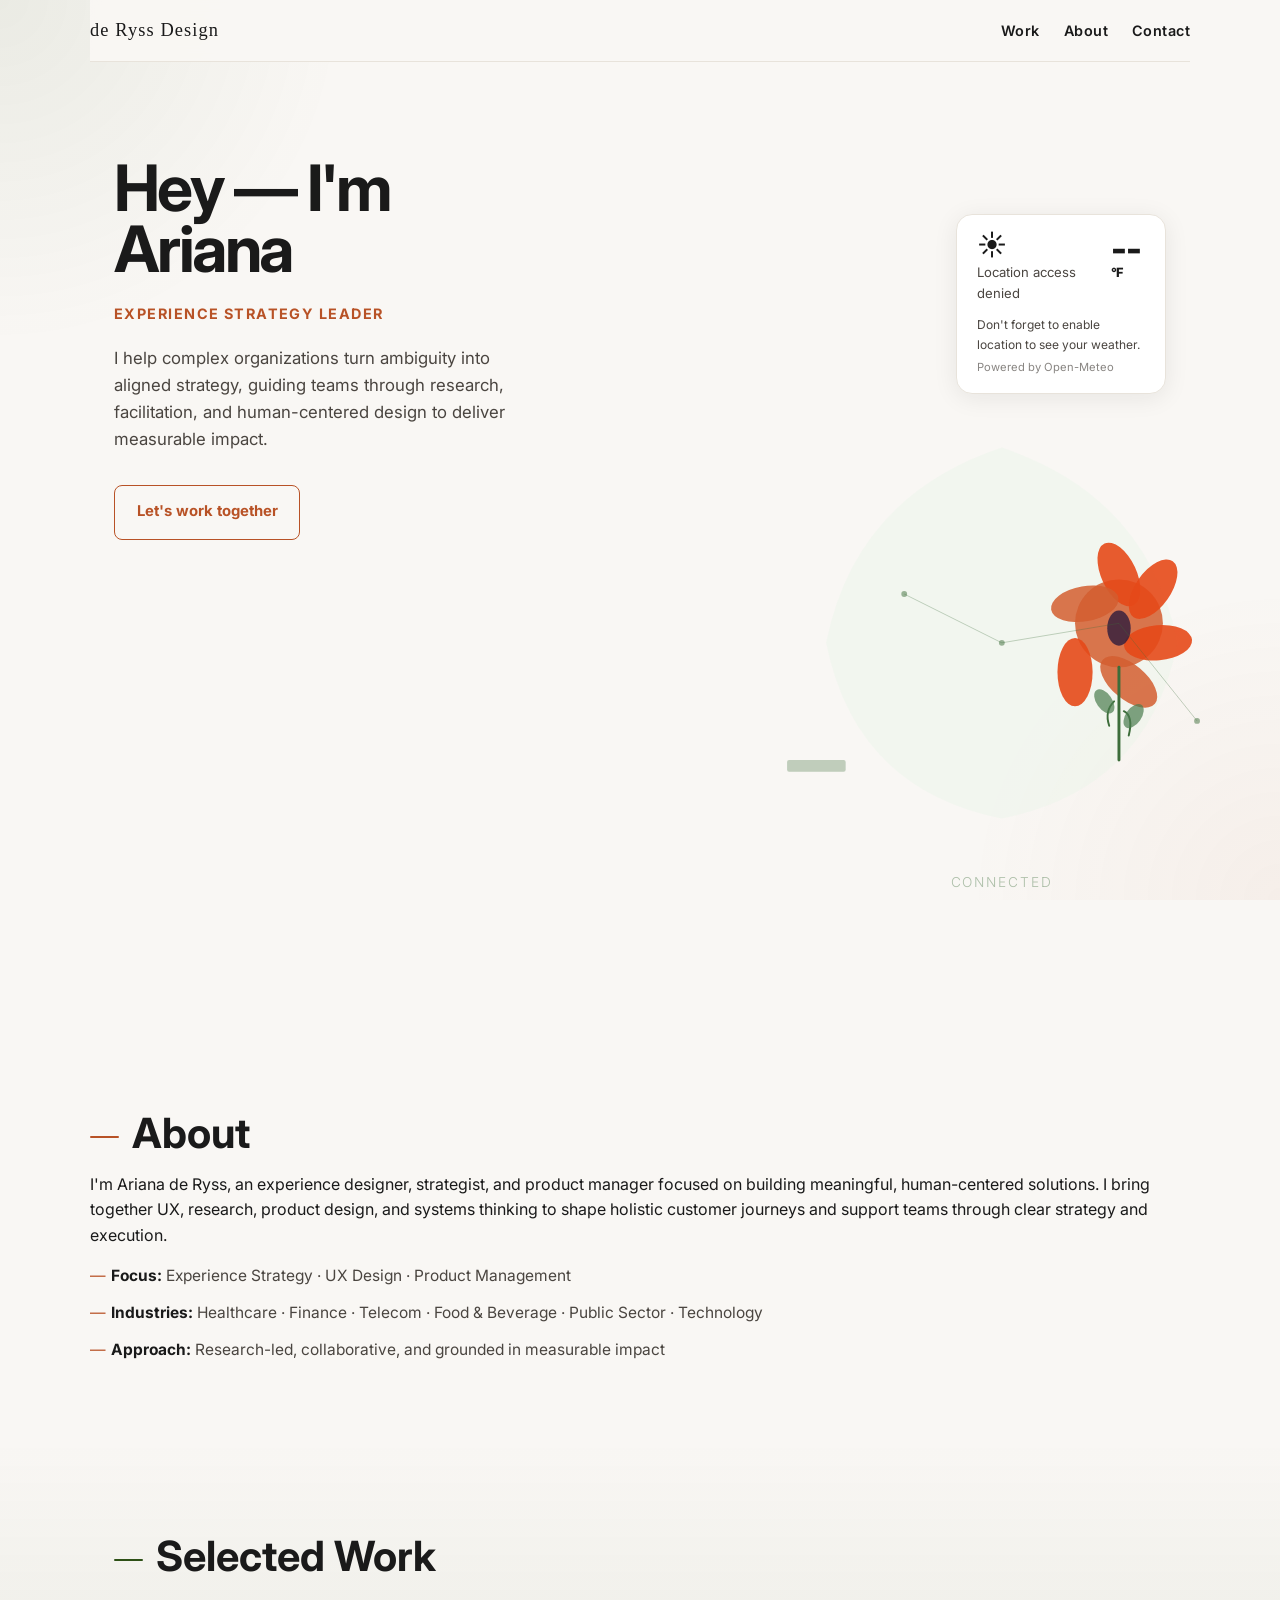
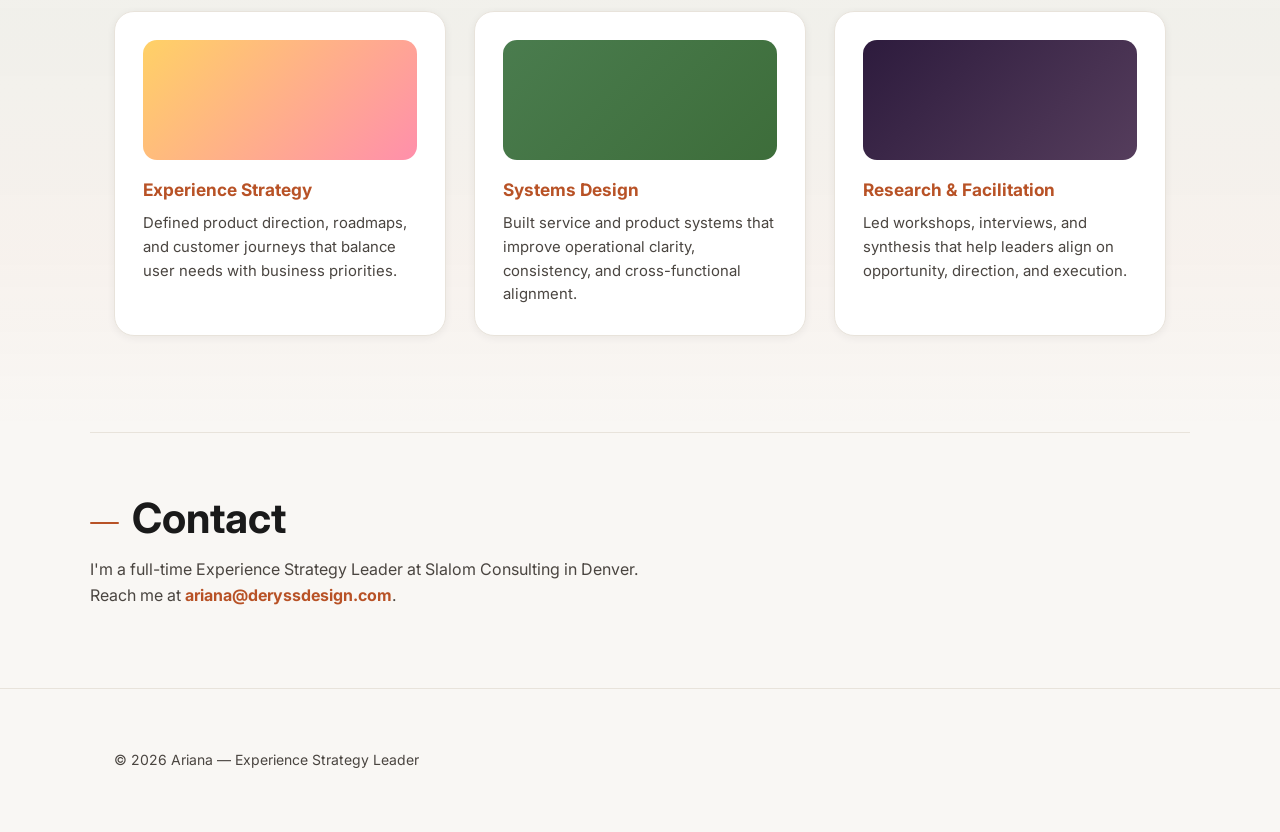
<file: index.html>
<!doctype html>
<html lang="en">
<head>
	<meta charset="utf-8">
	<meta name="viewport" content="width=device-width, initial-scale=1">
	<title>Ariana — Experience Strategy Leader</title>
	<link href="https://fonts.googleapis.com/css2?family=Inter:wght@300;400;600;800&display=swap" rel="stylesheet">
	<link rel="stylesheet" href="css/style.css">
	<meta name="description" content="Ariana de Ryss is an experience strategy leader creating human-centered solutions across complex organizations.">
</head>
<body>
	<header class="site-header">
		<nav class="nav container">
			<a href="index.html" class="brand">de Ryss Design</a>
			<ul class="nav-links">
				<li><a href="work/index.html">Work</a></li>
				<li><a href="about.html">About</a></li>
				<li><a href="contact.html">Contact</a></li>
			</ul>
		</nav>

		<section class="hero">
			<div class="container hero-inner">
				<div class="hero-copy">
					<h1>Hey — I'm Ariana</h1>
				<p class="role">Experience Strategy Leader</p>
				<p class="lede">I help complex organizations turn ambiguity into aligned strategy, guiding teams through research, facilitation, and human-centered design to deliver measurable impact.</p>
					<p><a class="btn" href="contact.html">Let's work together</a></p>
				</div>
				<div class="hero-art" aria-hidden="true">
					<div class="weather-card" id="weather-card">
						<div class="weather-top">
							<div>
								<span class="weather-emoji" id="weather-emoji">☀️</span>
								<span class="weather-summary" id="weather-summary">Checking the weather...</span>
							</div>
							<div class="weather-temp"><span id="weather-temp">--</span><sup>°F</sup></div>
						</div>
						<p id="weather-location">Allow location access to show your local forecast.</p>
						<p class="weather-note">Powered by Open-Meteo</p>
					</div>
					<svg viewBox="0 0 600 600" xmlns="http://www.w3.org/2000/svg" class="blob">
						<defs>
							<style>
								@keyframes drift {
									0%, 100% { transform: translate(0, 0) rotate(0deg); }
									33% { transform: translate(8px, -12px) rotate(3deg); }
									66% { transform: translate(-6px, 8px) rotate(-2deg); }
								}
								@keyframes float {
									0%, 100% { transform: translateY(0px); }
									50% { transform: translateY(-15px); }
								}
								@keyframes grow {
									0%, 100% { r: 3px; }
									50% { r: 5px; }
								}
								@keyframes pulse {
									0%, 100% { opacity: 0.6; }
									50% { opacity: 1; }
								}
								.organic { animation: drift 8s ease-in-out infinite; }
								.connector { animation: float 6s ease-in-out infinite; }
								.accent { animation: pulse 4s ease-in-out infinite; }
								.dot { animation: grow 3s ease-in-out infinite; }
							</style>
						</defs>
						
						<!-- Background organic blob (light green) -->
						<path class="organic" d="M 300 100 Q 450 150 480 300 Q 450 450 300 480 Q 150 450 120 300 Q 150 150 300 100 Z" fill="#e8f5e9" opacity="0.4" />
						
						<!-- Poppy flower circle (deep orange) -->
						<circle class="connector" cx="420" cy="280" r="45" fill="#d35d2f" opacity="0.85" />
						
						<!-- Poppy petals with variation -->
						<ellipse class="organic" cx="420" cy="230" rx="18" ry="35" fill="#e64a19" opacity="0.9" transform="rotate(-25 420 230)" />
						<ellipse class="organic" cx="455" cy="245" rx="18" ry="35" fill="#e64a19" opacity="0.9" transform="rotate(35 455 245)" />
						<ellipse class="organic" cx="460" cy="300" rx="18" ry="35" fill="#e64a19" opacity="0.9" transform="rotate(85 460 300)" />
						<ellipse class="organic" cx="430" cy="340" rx="18" ry="35" fill="#d35d2f" opacity="0.85" transform="rotate(130 430 340)" />
						<ellipse class="organic" cx="375" cy="330" rx="18" ry="35" fill="#e64a19" opacity="0.9" transform="rotate(180 375 330)" />
						<ellipse class="organic" cx="385" cy="260" rx="18" ry="35" fill="#d35d2f" opacity="0.85" transform="rotate(-100 385 260)" />
						
						<!-- Seed pod (deep purple) -->
						<ellipse cx="420" cy="285" rx="12" ry="18" fill="#2d1b3d" opacity="0.8" />
						
						<!-- Green stem -->
						<line x1="420" y1="325" x2="420" y2="420" stroke="#3d6d3a" stroke-width="3" stroke-linecap="round" />
						<path d="M 415 360 Q 405 370 410 385" stroke="#3d6d3a" stroke-width="2" fill="none" stroke-linecap="round" />
						<path d="M 425 370 Q 435 375 430 395" stroke="#3d6d3a" stroke-width="2" fill="none" stroke-linecap="round" />
						
						<!-- Leaves on stem -->
						<ellipse cx="405" cy="360" rx="8" ry="14" fill="#4a7c4e" opacity="0.7" transform="rotate(-35 405 360)" />
						<ellipse cx="435" cy="375" rx="8" ry="14" fill="#4a7c4e" opacity="0.7" transform="rotate(35 435 375)" />
						
						<!-- Geometric connecting lines (representing networks/connections) -->
						<line x1="300" y1="300" x2="420" y2="280" stroke="#3d6d3a" stroke-width="1" opacity="0.3" />
						<line x1="420" y1="280" x2="500" y2="380" stroke="#3d6d3a" stroke-width="1" opacity="0.3" />
						<line x1="200" y1="250" x2="300" y2="300" stroke="#3d6d3a" stroke-width="1" opacity="0.3" />
						
						<!-- Accent dots (nodes) -->
						<circle class="dot" cx="300" cy="300" r="3" fill="#3d6d3a" opacity="0.5" />
						<circle class="dot" cx="200" cy="250" r="3" fill="#3d6d3a" opacity="0.5" />
						<circle class="dot" cx="500" cy="380" r="3" fill="#3d6d3a" opacity="0.5" />
						
						<!-- Geometric rectangle element (modern, Scandinavian) -->
						<rect class="accent" x="80" y="420" width="60" height="12" fill="#3d6d3a" opacity="0.3" rx="2" />
						
						<!-- Typography/text element (subtle) -->
						<text x="300" y="550" font-family="Inter, sans-serif" font-size="14" font-weight="300" text-anchor="middle" fill="#3d6d3a" opacity="0.4" letter-spacing="2">CONNECTED</text>
					</svg>
				</div>
			</div>
		</section>
	</header>

	<main>
		<section id="about" class="about container">
			<h2>About</h2>
			<p>I'm Ariana de Ryss, an experience designer, strategist, and product manager focused on building meaningful, human-centered solutions. I bring together UX, research, product design, and systems thinking to shape holistic customer journeys and support teams through clear strategy and execution.</p>
			<ul class="about-list">
				<li><strong>Focus:</strong> Experience Strategy · UX Design · Product Management</li>
				<li><strong>Industries:</strong> Healthcare · Finance · Telecom · Food & Beverage · Public Sector · Technology</li>
				<li><strong>Approach:</strong> Research-led, collaborative, and grounded in measurable impact</li>
			</ul>
		</section>

		<section id="work" class="work">
			<div class="container">
				<h2>Selected Work</h2>
				<div class="grid">
					<article class="card">
						<div class="card-visual" style="background: linear-gradient(135deg,#ffd166,#ff8fab);"></div>
						<h3>Experience Strategy</h3>
						<p>Defined product direction, roadmaps, and customer journeys that balance user needs with business priorities.</p>
					</article>

					<article class="card">
					<div class="card-visual" style="background: linear-gradient(135deg,#4a7c4e,#3d6d3a);"></div>
					<h3>Systems Design</h3>
					<p>Built service and product systems that improve operational clarity, consistency, and cross-functional alignment.</p>
				</article>

				<article class="card">
					<div class="card-visual" style="background: linear-gradient(135deg,#2d1b3d,#553d5c);"></div>
						<h3>Research & Facilitation</h3>
						<p>Led workshops, interviews, and synthesis that help leaders align on opportunity, direction, and execution.</p>
					</article>
				</div>
			</div>
		</section>

		<section id="contact" class="contact container">
			<h2>Contact</h2>
		<p>I'm a full-time Experience Strategy Leader at Slalom Consulting in Denver. Reach me at <a href="mailto:ariana@deryssdesign.com">ariana@deryssdesign.com</a>.</p>
		</section>
	</main>

	<footer class="site-footer">
		<div class="container">© <span id="year">2026</span> Ariana &mdash; Experience Strategy Leader</div>
	</footer>
	<script src="js/app.js" defer></script>
</body>
</html>
</file>
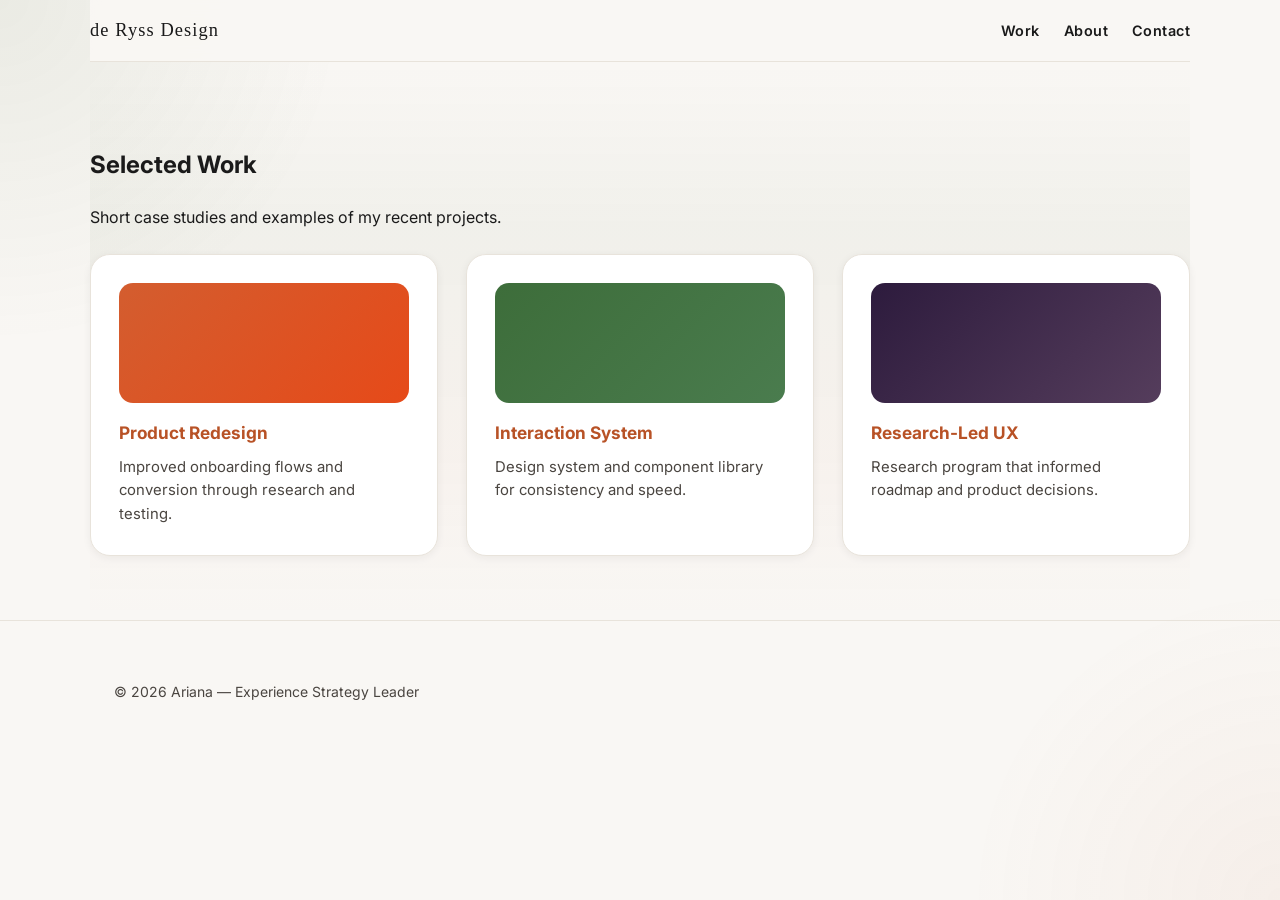
<file: work/index.html>
<!doctype html>
<html lang="en">
<head>
  <meta charset="utf-8">
  <meta name="viewport" content="width=device-width, initial-scale=1">
  <title>Work — Ariana</title>
  <link href="https://fonts.googleapis.com/css2?family=Inter:wght@300;400;600;800&display=swap" rel="stylesheet">
  <link rel="stylesheet" href="../css/style.css">
</head>
<body>
  <header class="site-header">
    <nav class="nav container">
      <a href="../index.html" class="brand">de Ryss Design</a>
      <ul class="nav-links">
        <li><a href="index.html">Work</a></li>
        <li><a href="../about.html">About</a></li>
        <li><a href="../contact.html">Contact</a></li>
      </ul>
    </nav>
  </header>

  <main>
    <section class="work container">
      <h1>Selected Work</h1>
      <p>Short case studies and examples of my recent projects.</p>
      <div class="grid" style="margin-top:1.5rem">
        <article class="card">
          <div class="card-visual" style="background: linear-gradient(135deg,#d35d2f,#e64a19);"></div>
          <h3><a href="project1.html">Product Redesign</a></h3>
          <p>Improved onboarding flows and conversion through research and testing.</p>
        </article>

        <article class="card">
          <div class="card-visual" style="background: linear-gradient(135deg,#3d6d3a,#4a7c4e);"></div>
          <h3><a href="project2.html">Interaction System</a></h3>
          <p>Design system and component library for consistency and speed.</p>
        </article>

        <article class="card">
          <div class="card-visual" style="background: linear-gradient(135deg,#2d1b3d,#553d5c);"></div>
          <h3><a href="project3.html">Research-Led UX</a></h3>
          <p>Research program that informed roadmap and product decisions.</p>
        </article>
      </div>
    </section>
  </main>

  <footer class="site-footer">
    <div class="container">© <span id="year">2026</span> Ariana &mdash; Experience Strategy Leader</div>
  </footer>
  <script>document.getElementById('year').textContent = new Date().getFullYear();</script>
</body>
</html>
</file>
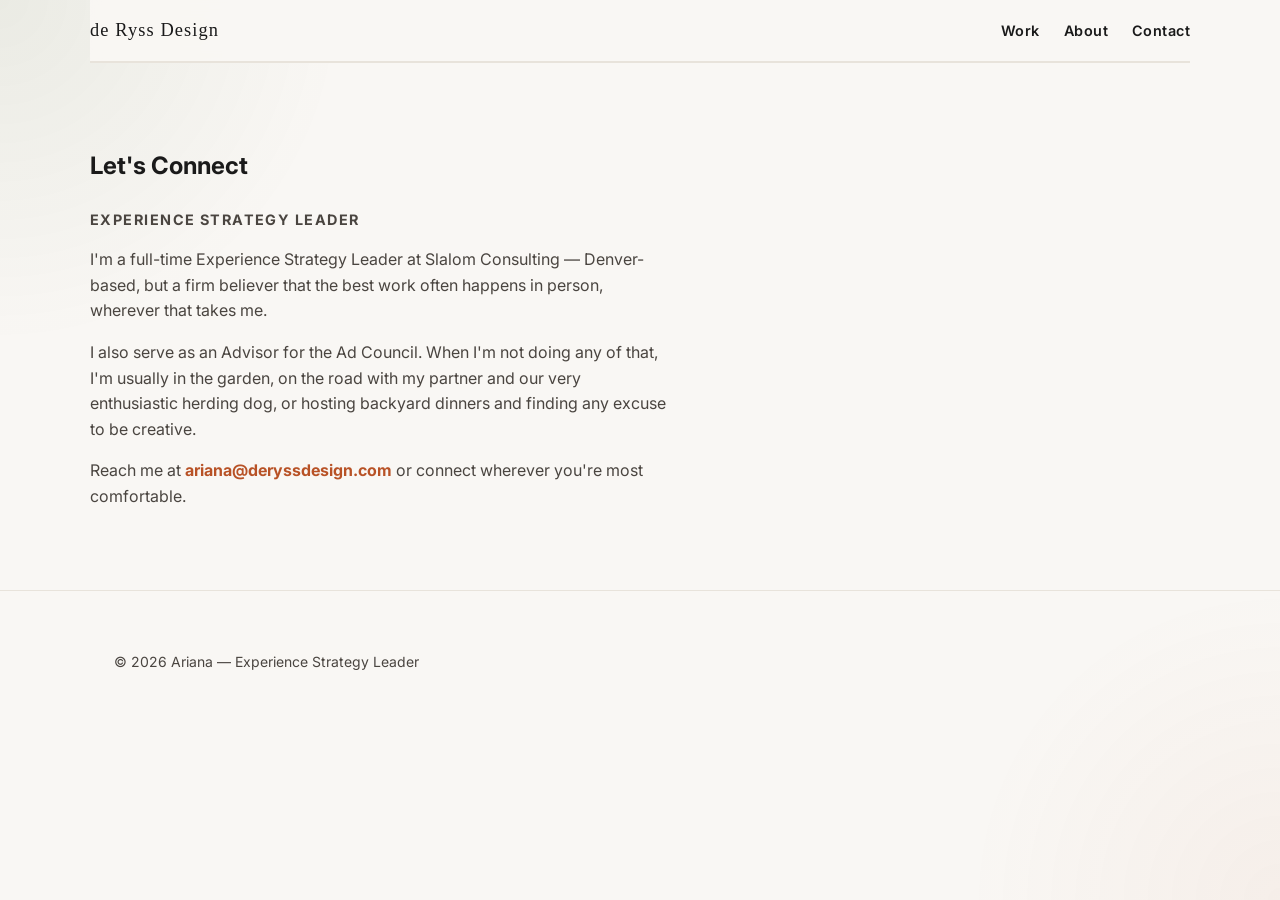
<file: contact.html>
<!doctype html>
<html lang="en">
<head>
  <meta charset="utf-8">
  <meta name="viewport" content="width=device-width, initial-scale=1">
  <title>Contact — Ariana</title>
  <link href="https://fonts.googleapis.com/css2?family=Inter:wght@300;400;600;800&display=swap" rel="stylesheet">
  <link rel="stylesheet" href="css/style.css">
</head>
<body>
  <header class="site-header">
    <nav class="nav container">
      <a href="index.html" class="brand">de Ryss Design</a>
      <ul class="nav-links">
        <li><a href="work/index.html">Work</a></li>
        <li><a href="about.html">About</a></li>
        <li><a href="contact.html">Contact</a></li>
      </ul>
    </nav>
  </header>

  <main>
    <section class="contact container">
      <h1>Let's Connect</h1>
      <p class="role">Experience Strategy Leader</p>
      <p>I'm a full-time Experience Strategy Leader at Slalom Consulting — Denver-based, but a firm believer that the best work often happens in person, wherever that takes me.</p>
      <p>I also serve as an Advisor for the Ad Council. When I'm not doing any of that, I'm usually in the garden, on the road with my partner and our very enthusiastic herding dog, or hosting backyard dinners and finding any excuse to be creative.</p>
      <p>Reach me at <a href="mailto:ariana@deryssdesign.com">ariana@deryssdesign.com</a> or connect wherever you're most comfortable.</p>
    </section>
  </main>

  <footer class="site-footer">
    <div class="container">© <span id="year">2026</span> Ariana &mdash; Experience Strategy Leader</div>
  </footer>
  <script>document.getElementById('year').textContent = new Date().getFullYear();</script>
</body>
</html>
</file>
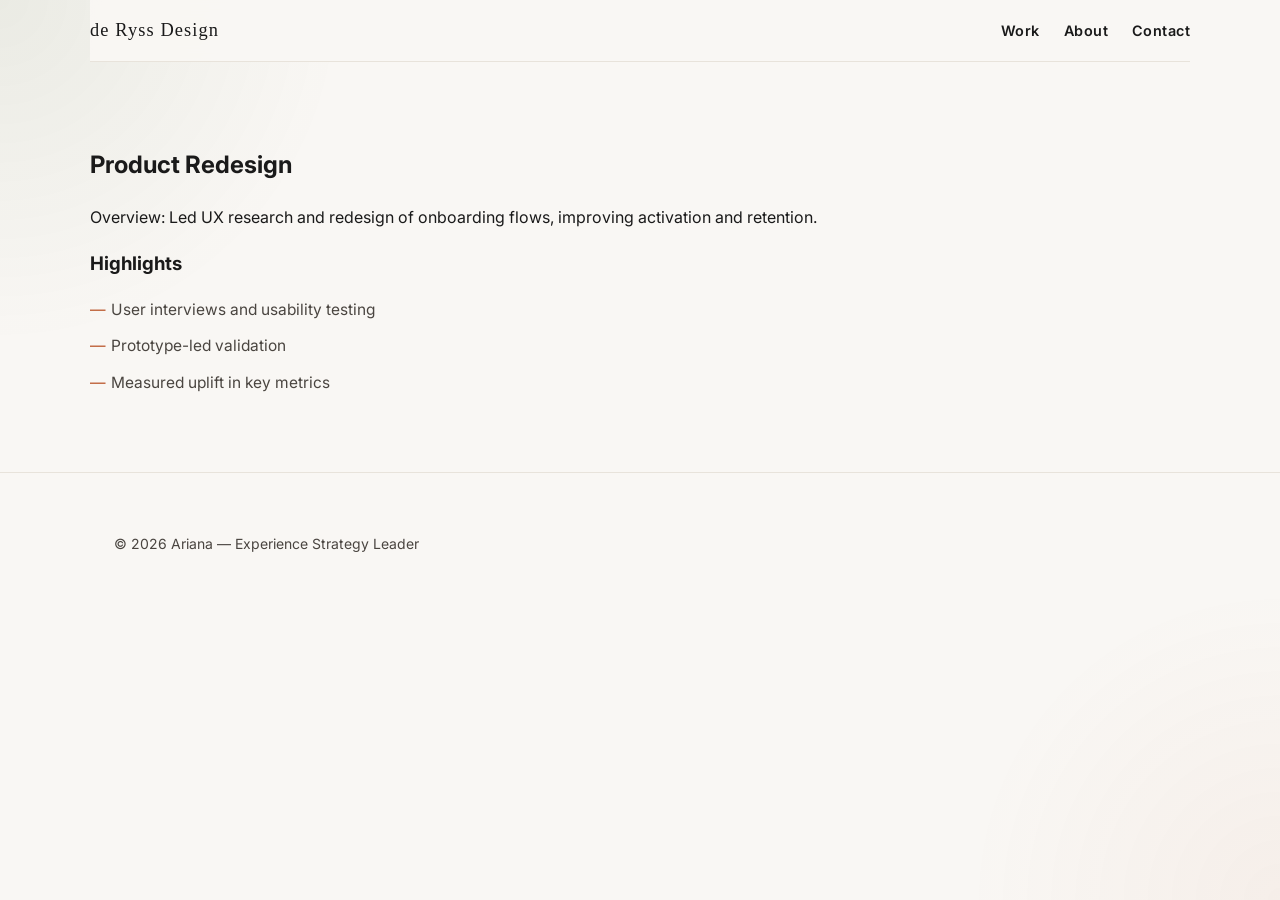
<file: work/project1.html>
<!doctype html>
<html lang="en">
<head>
  <meta charset="utf-8">
  <meta name="viewport" content="width=device-width, initial-scale=1">
  <title>Product Redesign — Ariana</title>
  <link href="https://fonts.googleapis.com/css2?family=Inter:wght@300;400;600;800&display=swap" rel="stylesheet">
  <link rel="stylesheet" href="../css/style.css">
</head>
<body>
  <header class="site-header">
    <nav class="nav container">
      <a href="../index.html" class="brand">de Ryss Design</a>
      <ul class="nav-links">
        <li><a href="index.html">Work</a></li>
        <li><a href="../about.html">About</a></li>
        <li><a href="../contact.html">Contact</a></li>
      </ul>
    </nav>
  </header>

  <main>
    <section class="about container">
      <h1>Product Redesign</h1>
      <p>Overview: Led UX research and redesign of onboarding flows, improving activation and retention.</p>
      <h3>Highlights</h3>
      <ul class="about-list">
        <li>User interviews and usability testing</li>
        <li>Prototype-led validation</li>
        <li>Measured uplift in key metrics</li>
      </ul>
    </section>
  </main>

  <footer class="site-footer">
    <div class="container">© <span id="year">2026</span> Ariana &mdash; Experience Strategy Leader</div>
  </footer>
  <script>document.getElementById('year').textContent = new Date().getFullYear();</script>
</body>
</html>
</file>
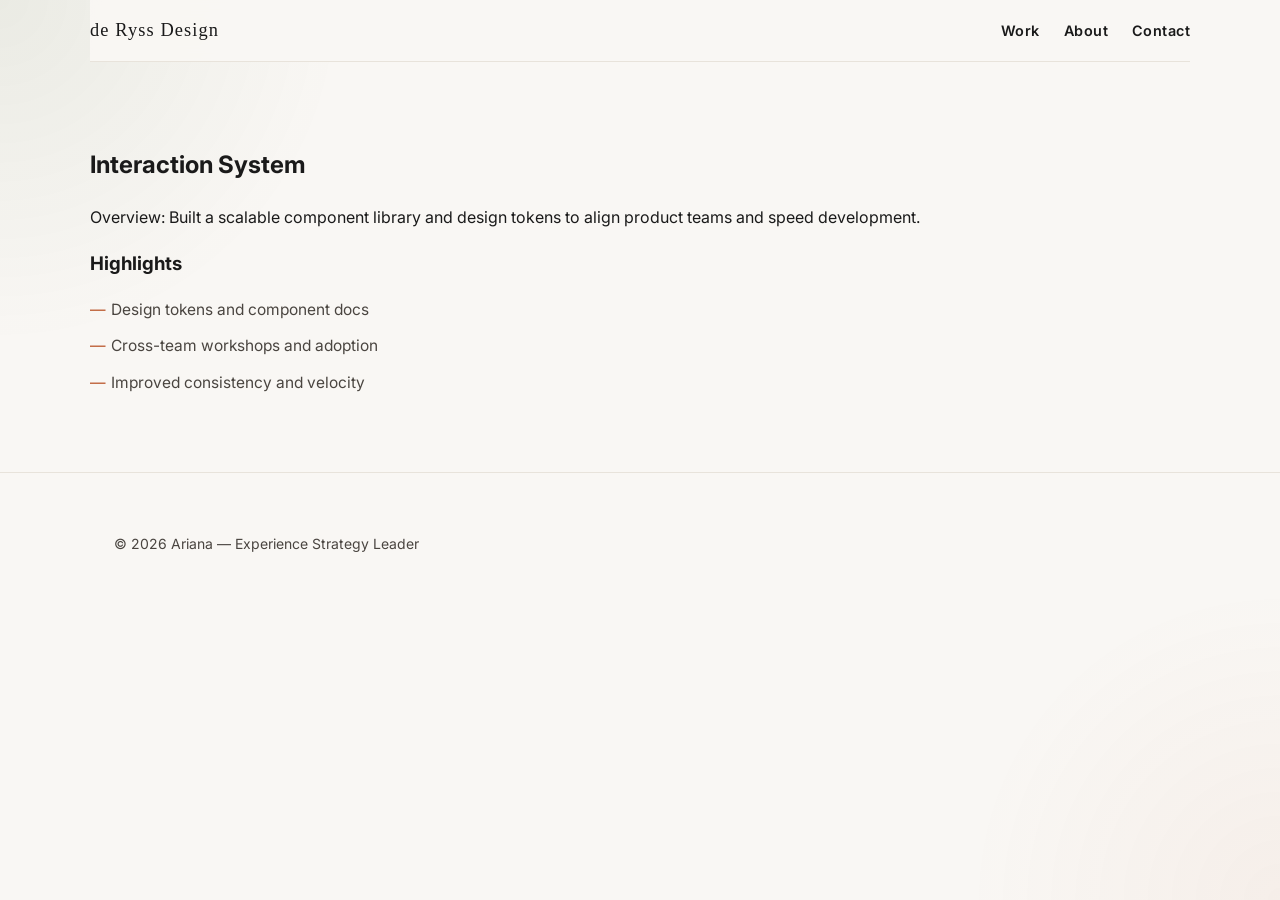
<file: work/project2.html>
<!doctype html>
<html lang="en">
<head>
  <meta charset="utf-8">
  <meta name="viewport" content="width=device-width, initial-scale=1">
  <title>Interaction System — Ariana</title>
  <link href="https://fonts.googleapis.com/css2?family=Inter:wght@300;400;600;800&display=swap" rel="stylesheet">
  <link rel="stylesheet" href="../css/style.css">
</head>
<body>
  <header class="site-header">
    <nav class="nav container">
      <a href="../index.html" class="brand">de Ryss Design</a>
      <ul class="nav-links">
        <li><a href="index.html">Work</a></li>
        <li><a href="../about.html">About</a></li>
        <li><a href="../contact.html">Contact</a></li>
      </ul>
    </nav>
  </header>

  <main>
    <section class="about container">
      <h1>Interaction System</h1>
      <p>Overview: Built a scalable component library and design tokens to align product teams and speed development.</p>
      <h3>Highlights</h3>
      <ul class="about-list">
        <li>Design tokens and component docs</li>
        <li>Cross-team workshops and adoption</li>
        <li>Improved consistency and velocity</li>
      </ul>
    </section>
  </main>

  <footer class="site-footer">
    <div class="container">© <span id="year">2026</span> Ariana &mdash; Experience Strategy Leader</div>
  </footer>
  <script>document.getElementById('year').textContent = new Date().getFullYear();</script>
</body>
</html>
</file>
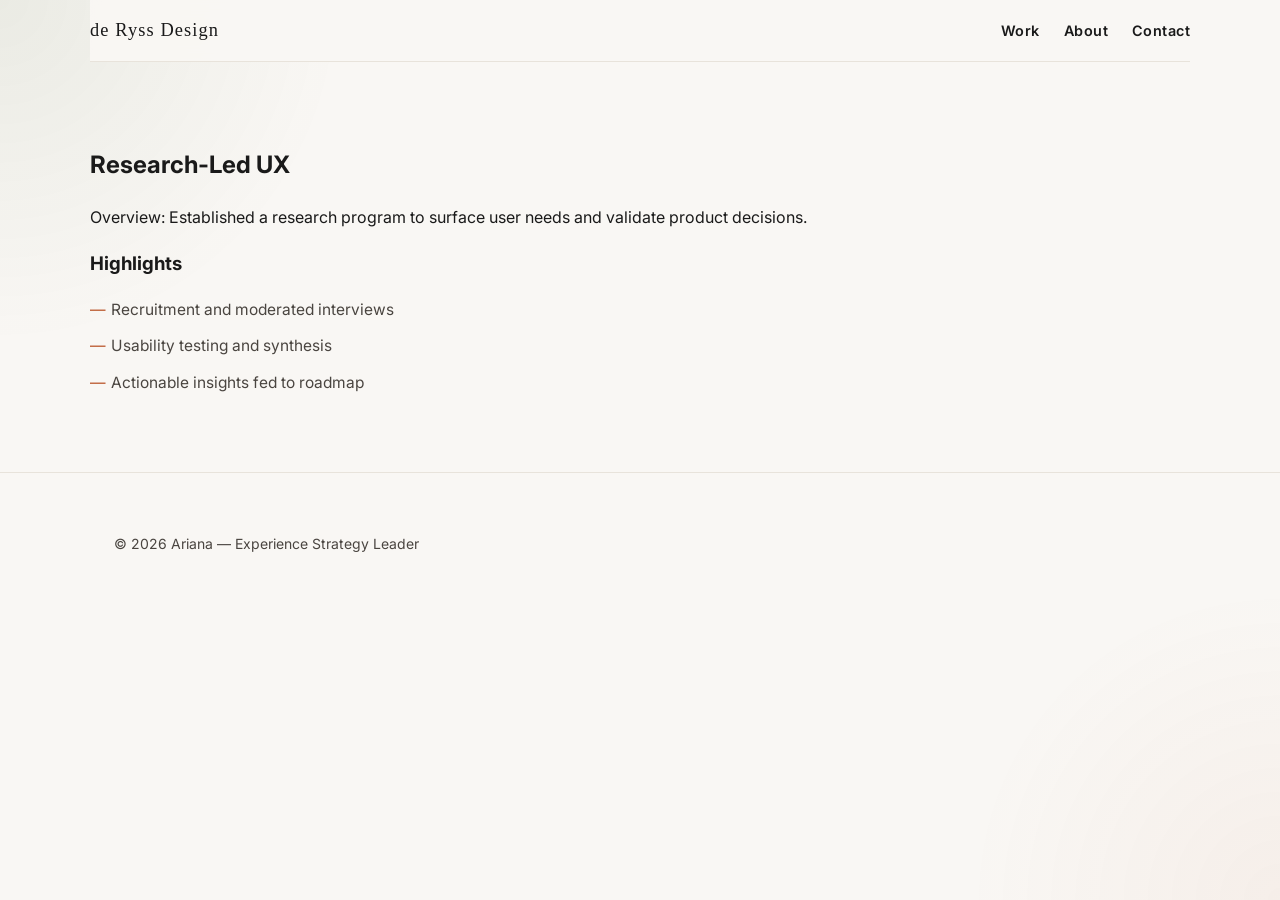
<file: work/project3.html>
<!doctype html>
<html lang="en">
<head>
  <meta charset="utf-8">
  <meta name="viewport" content="width=device-width, initial-scale=1">
  <title>Research-Led UX — Ariana</title>
  <link href="https://fonts.googleapis.com/css2?family=Inter:wght@300;400;600;800&display=swap" rel="stylesheet">
  <link rel="stylesheet" href="../css/style.css">
</head>
<body>
  <header class="site-header">
    <nav class="nav container">
      <a href="../index.html" class="brand">de Ryss Design</a>
      <ul class="nav-links">
        <li><a href="index.html">Work</a></li>
        <li><a href="../about.html">About</a></li>
        <li><a href="../contact.html">Contact</a></li>
      </ul>
    </nav>
  </header>

  <main>
    <section class="about container">
      <h1>Research-Led UX</h1>
      <p>Overview: Established a research program to surface user needs and validate product decisions.</p>
      <h3>Highlights</h3>
      <ul class="about-list">
        <li>Recruitment and moderated interviews</li>
        <li>Usability testing and synthesis</li>
        <li>Actionable insights fed to roadmap</li>
      </ul>
    </section>
  </main>

  <footer class="site-footer">
    <div class="container">© <span id="year">2026</span> Ariana &mdash; Experience Strategy Leader</div>
  </footer>
  <script>document.getElementById('year').textContent = new Date().getFullYear();</script>
</body>
</html>
</file>
<file: css/style.css>
/* ============================================================
   de Ryss Design — Design System
   WCAG AA compliant (4.5:1 minimum contrast on body text)
   ============================================================ */

/* ── Custom Properties ──────────────────────────────────────── */
:root {
  --bg:           #f9f7f4;
  --surface:      #ffffff;
  --surface-soft: #f4f1ec;
  --border:       #e8e3db;
  --text:         #1a1a1a;   /* 16:1 on --bg — AAA */
  --muted:        #4a4540;   /* 7.2:1 on --bg — AAA */
  --accent:       #b85226;   /* 4.7:1 on white — AA */
  --accent-alt:   #2d5016;   /* 8.1:1 on white — AAA */

  --max-width:   1100px;
  --nav-height:  4rem;
  --radius-sm:   8px;
  --radius-md:   16px;
  --radius-lg:   20px;
  --shadow-sm:   0 2px 8px rgba(29,27,25,.06);
  --shadow-md:   0 4px 24px rgba(29,27,25,.08);
  --shadow-lg:   0 12px 40px rgba(29,27,25,.12);

  font-family: 'Inter', system-ui, -apple-system, 'Segoe UI', Roboto,
               'Helvetica Neue', Arial, sans-serif;
}

/* ── Reset ──────────────────────────────────────────────────── */
*, *::before, *::after { box-sizing: border-box; }

body {
  margin: 0;
  background: var(--bg);
  color: var(--text);
  -webkit-font-smoothing: antialiased;
  -moz-osx-font-smoothing: grayscale;
  line-height: 1.6;
}

img { max-width: 100%; height: auto; display: block; }

body::before {
  content: '';
  position: fixed;
  inset: 0;
  z-index: -1;
  background:
    radial-gradient(circle at top left,  rgba(45,80,22,.07),  transparent 22%),
    radial-gradient(circle at bottom right, rgba(184,82,38,.05), transparent 20%);
  pointer-events: none;
}

:focus-visible {
  outline: 3px solid var(--accent);
  outline-offset: 3px;
  border-radius: 2px;
}

/* ── Layout ─────────────────────────────────────────────────── */
.container {
  max-width: var(--max-width);
  margin: 0 auto;
  padding: 2rem 1.5rem;
}

/* ── Navigation ─────────────────────────────────────────────── */
.nav {
  display: flex;
  align-items: center;
  justify-content: space-between;
  padding: 1rem 0;
  border-bottom: 1px solid var(--border);
  background: rgba(249,247,244,.95);
  backdrop-filter: blur(10px);
  -webkit-backdrop-filter: blur(10px);
  position: sticky;
  top: 0;
  z-index: 100;
}

.brand {
  font-family: 'Bodoni MT', 'Bodoni 72', 'Garamond', Georgia, serif;
  font-weight: 400;
  font-size: 1.15rem;
  letter-spacing: .06em;
  color: var(--text);
  text-decoration: none;
  transition: color .2s;
}

.brand:hover { color: var(--accent); }

.nav-links { list-style: none; margin: 0; padding: 0; display: flex; gap: 1.5rem; }

.nav-links a {
  color: var(--text);
  text-decoration: none;
  font-weight: 600;
  font-size: .9rem;
  letter-spacing: .03em;
  transition: color .2s;
}

.nav-links a:hover { color: var(--accent); }

/* ── Hero ───────────────────────────────────────────────────── */
.hero { padding: 4rem 0 5rem; overflow: hidden; }

.hero-inner {
  display: grid;
  grid-template-columns: 1fr 1.4fr;
  gap: 3rem;
  align-items: start;
}

.hero-copy h1 {
  font-size: 4rem;
  line-height: .95;
  margin: 0;
  max-width: 12ch;
  letter-spacing: -.04em;
}

/* Extra space between h1 and role label */
.role {
  color: var(--accent);
  font-size: .9rem;
  font-weight: 700;
  letter-spacing: .1em;
  text-transform: uppercase;
  margin: 1.4rem 0 .75rem;
}

.role-subtitle {
  color: var(--accent-alt);
  font-size: .97rem;
  font-weight: 600;
  margin: 0 0 1rem;
  max-width: 50ch;
}

.lede {
  color: var(--muted);
  max-width: 44ch;
  font-size: 1.05rem;
  margin: 1.25rem 0 2rem;
}

/* Hero art: weather card at top-right, SVG below and larger */
.hero-art {
  display: flex;
  flex-direction: column;
  align-items: flex-end;
  gap: .75rem;
  align-self: start;
}

/* ~2x the previous 500px cap; intentional right bleed via overflow:hidden on .hero */
.blob {
  width: 100%;
  height: auto;
  max-width: 960px;
  margin-right: -22%;
}

/* ── Weather Card ───────────────────────────────────────────── */
.weather-card {
  background: var(--surface);
  border: 1px solid var(--border);
  border-radius: var(--radius-md);
  padding: 1rem 1.25rem;
  width: 210px;
  flex-shrink: 0;
  box-shadow: var(--shadow-md);
  /* Sticky within hero-art column; SVG scrolls out below it */
  position: sticky;
  top: calc(var(--nav-height) + 1.5rem);
  z-index: 4;
  align-self: flex-end;
}

.weather-top { display: flex; justify-content: space-between; align-items: flex-start; gap: .5rem; }

.weather-emoji { font-size: 1.8rem; line-height: 1; display: block; }

.weather-summary { color: var(--muted); font-size: .82rem; margin-top: .1rem; display: block; }

.weather-temp { font-size: 2.2rem; font-weight: 800; letter-spacing: -.04em; line-height: 1; color: var(--text); }

.weather-temp sup { font-size: .8rem; vertical-align: text-top; }

#weather-location { color: var(--muted); font-size: .75rem; margin: .6rem 0 0; }

.weather-note { color: var(--muted); font-size: .7rem; margin: .35rem 0 0; opacity: .65; }

/* ── Buttons & Links ────────────────────────────────────────── */
.btn {
  display: inline-flex;
  align-items: center;
  gap: .5rem;
  padding: .9rem 1.35rem;
  border: 1.5px solid var(--accent);
  background: transparent;
  color: var(--accent);
  border-radius: var(--radius-sm);
  text-decoration: none;
  font-weight: 700;
  font-size: .93rem;
  transition: transform .2s, background .2s, color .2s;
}

.btn:hover { transform: translateY(-2px); background: var(--accent); color: #fff; }

.btn--sm { padding: .55rem .9rem; font-size: .85rem; }

.link-arrow { color: var(--accent); font-weight: 700; font-size: .93rem; text-decoration: none; transition: color .2s; }

.link-arrow:hover { color: var(--accent-alt); }

/* ── Section Shared ─────────────────────────────────────────── */
.about, .work, .contact { padding: 4rem 0; }

.section-title {
  font-size: .85rem;
  text-transform: uppercase;
  letter-spacing: .28em;
  color: var(--muted);
  margin: 0 0 .75rem;
}

.about h2, .work h2, .contact h2 { font-size: 2.6rem; margin: 0 0 1rem; line-height: 1.05; }

.about h2::before,
.contact h2::before {
  content: '';
  display: inline-block;
  width: 1.8rem;
  height: 2px;
  background: var(--accent);
  margin-right: .8rem;
  border-radius: 1px;
  vertical-align: middle;
}

.work h2::before {
  content: '';
  display: inline-block;
  width: 1.8rem;
  height: 2px;
  background: var(--accent-alt);
  margin-right: .8rem;
  border-radius: 1px;
  vertical-align: middle;
}

.about-list { margin: 1rem 0 0; padding: 0; list-style: none; }

.about-list li {
  margin: .8rem 0;
  padding-left: 1.3rem;
  position: relative;
  font-size: .97rem;
  color: var(--muted);
  line-height: 1.55;
}

.about-list li::before { content: '—'; position: absolute; left: 0; top: 0; color: var(--accent); }

.about-list strong { color: var(--text); }

/* ── About Page Layout ──────────────────────────────────────── */
.about-page { padding-top: 2.5rem; }

.about-intro {
  display: grid;
  grid-template-columns: 285px 1fr;
  gap: 2.5rem;
  align-items: start;
  margin-bottom: 2rem;
}

.about-portrait-card {
  background: var(--surface);
  border: 1px solid var(--border);
  border-radius: var(--radius-lg);
  padding: .875rem;
  box-shadow: var(--shadow-md);
}

.about-portrait {
  width: 100%;
  height: auto;
  border-radius: 14px;
  aspect-ratio: 3 / 4;
  object-fit: cover;
  background: var(--surface-soft);
}

.portrait-caption { margin: .7rem 0 0; color: var(--muted); font-size: .82rem; letter-spacing: .05em; text-transform: uppercase; }

.about-copy h1 { font-size: 2.75rem; line-height: 1.05; letter-spacing: -.03em; margin: 0 0 .6rem; }

.about-copy > p { max-width: 66ch; }

.about-detail-grid {
  display: grid;
  grid-template-columns: repeat(2, minmax(0,1fr));
  gap: 1.5rem;
  margin: 0 0 1.5rem;
}

.about-panel {
  background: var(--surface);
  border: 1px solid var(--border);
  border-radius: var(--radius-lg);
  padding: 1.75rem;
  box-shadow: var(--shadow-sm);
  margin-bottom: 1.5rem;
}

.about-panel h2 { font-size: 1.3rem; margin: 0 0 .85rem; line-height: 1.2; color: var(--text); }

.about-panel p { margin: 0 0 .9rem; color: var(--muted); font-size: .97rem; }

.about-panel p:last-child { margin-bottom: 0; }

.about-panel strong { color: var(--text); font-weight: 700; }

/* Superpowers — green tint */
.about-superpowers { background: rgba(45,80,22,.04); border-color: rgba(45,80,22,.18); }
.about-superpowers h2 { color: var(--accent-alt); }

/* Toolkit — warm tint */
.about-tools {
  background: linear-gradient(135deg, rgba(184,82,38,.04) 0%, rgba(45,80,22,.04) 100%);
  border-color: rgba(184,82,38,.18);
}
.about-tools h2 { color: var(--accent); }

/* ── Tools Grid ─────────────────────────────────────────────── */
.tools-grid {
  display: grid;
  grid-template-columns: repeat(auto-fit, minmax(155px,1fr));
  gap: 1rem;
  margin-top: 1.25rem;
}

.tool-item {
  background: var(--surface);
  border: 1px solid var(--border);
  border-radius: 10px;
  padding: 1rem;
  text-align: center;
  transition: border-color .2s, box-shadow .2s;
}

.tool-item:hover { border-color: var(--accent); box-shadow: 0 4px 12px rgba(184,82,38,.1); }

.tool-name { font-weight: 700; font-size: .92rem; color: var(--text); margin: 0 0 .3rem; display: block; }

.tool-desc { font-size: .8rem; color: var(--muted); margin: 0; line-height: 1.4; }

/* ── Industry tags ──────────────────────────────────────────── */
.client-grid { display: flex; flex-wrap: wrap; gap: .55rem; margin-top: 1rem; }

.client-grid span {
  display: inline-flex;
  align-items: center;
  padding: .4rem .75rem;
  border-radius: var(--radius-sm);
  border: 1px solid var(--border);
  background: var(--surface-soft);
  font-size: .85rem;
  font-weight: 600;
  color: var(--text);
}

/* ── Client chips (favicon + name) ─────────────────────────── */
.client-chips { display: flex; flex-wrap: wrap; gap: .55rem; margin-top: 1rem; }

.client-chip {
  display: inline-flex;
  align-items: center;
  gap: .4rem;
  padding: .35rem .7rem .35rem .4rem;
  border: 1px solid var(--border);
  border-radius: var(--radius-sm);
  background: var(--surface-soft);
  font-size: .82rem;
  font-weight: 600;
  color: var(--text);
  transition: border-color .2s;
  white-space: nowrap;
}

.client-chip:hover { border-color: var(--accent); }

.client-chip img {
  width: 18px;
  height: 18px;
  border-radius: 3px;
  object-fit: contain;
  flex-shrink: 0;
  background: var(--surface);
}

/* Experience list — more breathing room for multi-line entries */
.experience-list li { margin: 1.2rem 0; }
.experience-list li:first-child { margin-top: 0; }

/* ── Work Cards ─────────────────────────────────────────────── */
.work {
  background: linear-gradient(180deg,
    transparent 0%,
    rgba(45,80,22,.04) 30%,
    rgba(184,82,38,.03) 70%,
    transparent 100%
  );
}

.work .grid {
  display: grid;
  grid-template-columns: repeat(3,minmax(0,1fr));
  gap: 1.75rem;
  margin-top: 2rem;
}

.card {
  background: var(--surface);
  border: 1px solid var(--border);
  border-radius: var(--radius-lg);
  padding: 1.75rem;
  box-shadow: var(--shadow-sm);
  transition: transform .25s, box-shadow .25s;
}

.card:hover { transform: translateY(-5px); box-shadow: var(--shadow-lg); }

.card-visual { height: 120px; border-radius: 14px; margin-bottom: 1rem; }

.card h3 { margin: 0 0 .55rem; font-size: 1.08rem; color: var(--accent); }

.card h3 a { color: inherit; text-decoration: none; }
.card h3 a:hover { text-decoration: underline; }

.card p { margin: 0; color: var(--muted); font-size: .93rem; }

/* ── Contact ────────────────────────────────────────────────── */
.contact { border-top: 1px solid var(--border); }
.contact a { color: var(--accent); text-decoration: none; font-weight: 700; }
.contact a:hover { color: var(--accent-alt); }
.contact p { color: var(--muted); max-width: 58ch; }

/* ── Footer ─────────────────────────────────────────────────── */
.site-footer { padding: 1.75rem 0; color: var(--muted); font-size: .875rem; border-top: 1px solid var(--border); }

/* ── Responsive ─────────────────────────────────────────────── */
@media (max-width: 1000px) {
  .hero-inner { grid-template-columns: 1fr; }
  .hero-copy h1 { font-size: 3.2rem; }
  .hero-art { align-items: flex-end; }
  .blob { max-width: 500px; margin-right: 0; }
  .weather-card { position: static; width: 210px; margin-left: auto; }
  .work .grid { grid-template-columns: repeat(2,minmax(0,1fr)); }
  .about-intro { grid-template-columns: 1fr; }
}

@media (max-width: 700px) {
  .container { padding: 1.25rem 1rem; }
  .nav { padding: .75rem 0; }
  .nav-links { gap: 1rem; }
  .nav-links a { font-size: .85rem; }
  .hero { padding: 2.5rem 0 3.5rem; }
  .hero-copy h1 { font-size: 2.6rem; }
  .blob { max-width: 100%; }
  .work .grid { grid-template-columns: 1fr; }
  .about-detail-grid { grid-template-columns: 1fr; }
  .about-copy h1 { font-size: 2rem; }
  .about-intro { gap: 1.25rem; }
  .tools-grid { grid-template-columns: repeat(2,1fr); }
}

@media (max-width: 550px) {
  .hero-copy h1 { font-size: 2.1rem; }
  .weather-card { width: 100%; max-width: none; position: static; }
  .weather-temp { font-size: 2rem; }
  .tools-grid { grid-template-columns: 1fr; }
  .blob { max-width: 100%; margin-right: 0; }
}
</file>
